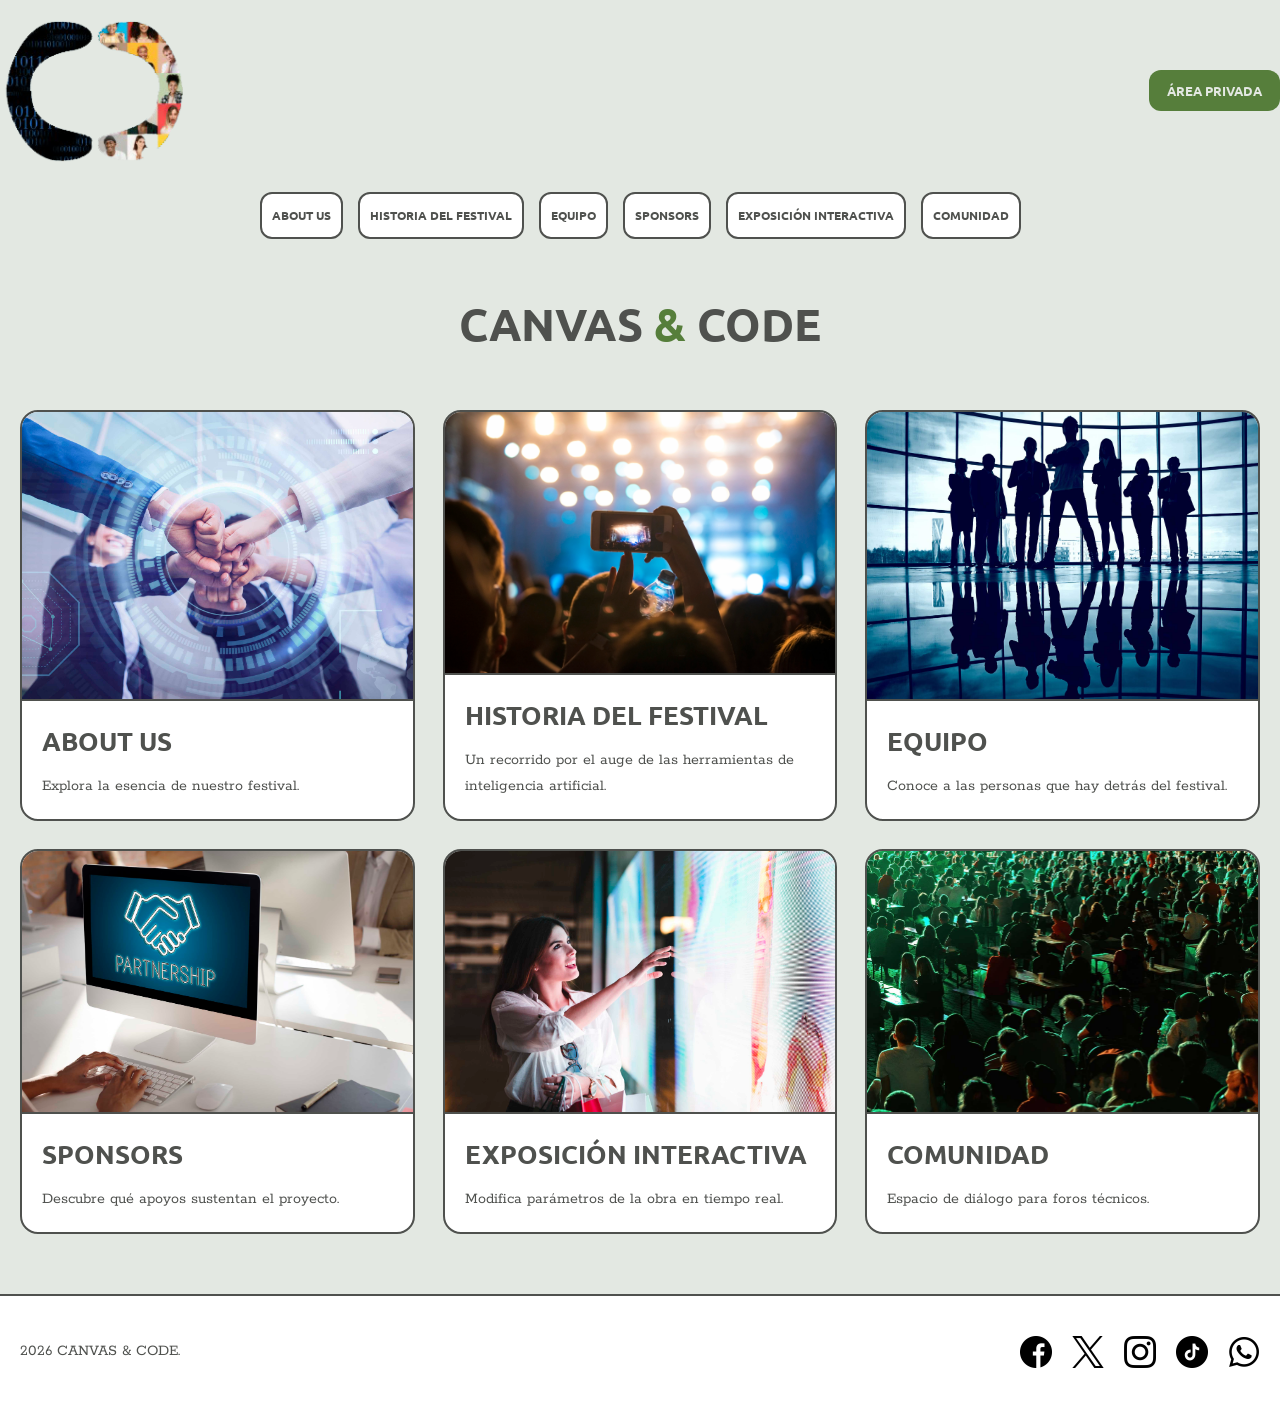
<file: index.html>
<!DOCTYPE html>
<html lang="es">
<!-- configuración y recursos -->
<head>
    <meta charset="UTF-8">
    <meta name="viewport" content="width=device-width, initial-scale=1.0">
    <title>Canva & Code - Inicio Alta Fidelidad</title>
    <link href="https://fonts.googleapis.com/css2?family=Rokkitt:wght@300;400;700&family=Ubuntu:wght@400;700&display=swap" rel="stylesheet">
    <link rel="stylesheet" href="CSS/style.css"> 
</head>
<body>
    <!-- ENCABEZADO -->
    <header class="header">
        <div class="top-bar">
            <img src="images/logotipo.png" alt="Logo Canva & Code" class="logo-circular">
            <button class="btn-private">ÁREA PRIVADA</button>
        </div>
        
    <!-- BOTONES DE NAVEGACIÓN -->
       <nav class="button-nav">
            <a href="about.html" class="nav-btn">ABOUT US</a>
            <a href="#" class="nav-btn">HISTORIA DEL FESTIVAL</a>
            <a href="#" class="nav-btn">EQUIPO</a>
            <a href="#" class="nav-btn">SPONSORS</a>
            <a href="expo.html" class="nav-btn">EXPOSICIÓN INTERACTIVA</a>
            <a href="comunidad.html" class="nav-btn">COMUNIDAD</a>
        </nav>
    </header>

    <main class="container">
        <header class="hero-section">
            <h1 class="main-title">CANVAS <span>&</span> CODE</h1>
        </header>

        <div class="dynamic-grid">
            
            <!-- Sección: About Us -->
            <section class="card">
                <a href="about.html" class="img-link">
                    <img src="images/puños.jpg" alt="About Us" class="card-image">
                </a>
                <div class="card-info">
                    <a href="about.html" class="title-link">
                        <h2 class="card-title">ABOUT US</h2>
                    </a>
                    <p class="body-text">Explora la esencia de nuestro festival.</p>
                </div>
            </section>

            <!-- Sección: Historia del Festival -->
            <section class="card">
                <img src="images/publico.jpg" alt="Historia" class="card-image">
                <div class="card-info">
                    <h2 class="card-title">HISTORIA DEL FESTIVAL</h2>
                    <p class="body-text">Un recorrido por el auge de las herramientas de inteligencia artificial.</p>
                </div>
            </section>

            <!-- Sección: Equipo -->
            <section class="card">
                <img src="images/equipo.jpg" alt="Equipo" class="card-image">
                <div class="card-info">
                    <h2 class="card-title">EQUIPO</h2>
                    <p class="body-text">Conoce a las personas que hay detrás del festival.</p>
                </div>
            </section>

            <!-- Sección: Sponsors -->
            <section class="card">
                <img src="images/partnership.jpg" alt="Sponsors" class="card-image">
                <div class="card-info">
                    <h2 class="card-title">SPONSORS</h2>
                    <p class="body-text">Descubre qué apoyos sustentan el proyecto.</p>
                </div>
            </section>

            <!-- Sección: Exposición Interactiva -->
            <section class="card">
                
                <a href="expo.html" class="img-link">
                    <img src="images/compras.jpg" alt="Entradas" class="card-image">
                </a>
                <div class="card-info">
                    <h2 class="card-title">EXPOSICIÓN INTERACTIVA</h2>
                    <p class="body-text">Modifica parámetros de la obra en tiempo real.</p>
                </div>
            </section>

            <!-- Sección: Comunidad -->
            <section class="card">
                <a href="comunidad.html" class="img-link">
                    <img src="images/gente.jpg" alt="Comunidad" class="card-image">
                </a>
                 <div class="card-info">
                    <h2 class="card-title">COMUNIDAD</h2>
                    <p class="body-text">Espacio de diálogo para foros técnicos.</p>
                </div>
            </section>

        </div>
    </main>
        
    <!-- PIE DE PÁGINA -->
    <footer class="footer">
        <div class="container">
            <div class="footer-content">
                <p class="body-text">2026 CANVAS & CODE.</p>
                
    <!-- Redes Sociales -->
                <div class="social-links">
                    <a href="https://facebook.com" target="_blank" class="social-btn">
                        <img src="images/facebook.png" alt="Facebook">
                    </a>
                    <a href="https://X.com" target="_blank" class="social-btn">
                        <img src="images/xlogo.png" alt="X">
                    </a>
                    <a href="https://instagram.com" target="_blank" class="social-btn">
                        <img src="images/instagram.png" alt="Instagram">
                    </a>
                    <a href="https://tiktok.com" target="_blank" class="social-btn">
                        <img src="images/tik-tok.png" alt="TikTok">
                    </a>
                    <a href="https://whatsapp.com" target="_blank" class="social-btn">
                        <img src="images/whatsapp.png" alt="WhatsApp">
                    </a>
                </div>
            </div>
        </div>
    </footer>
</body>
</html>
</file>
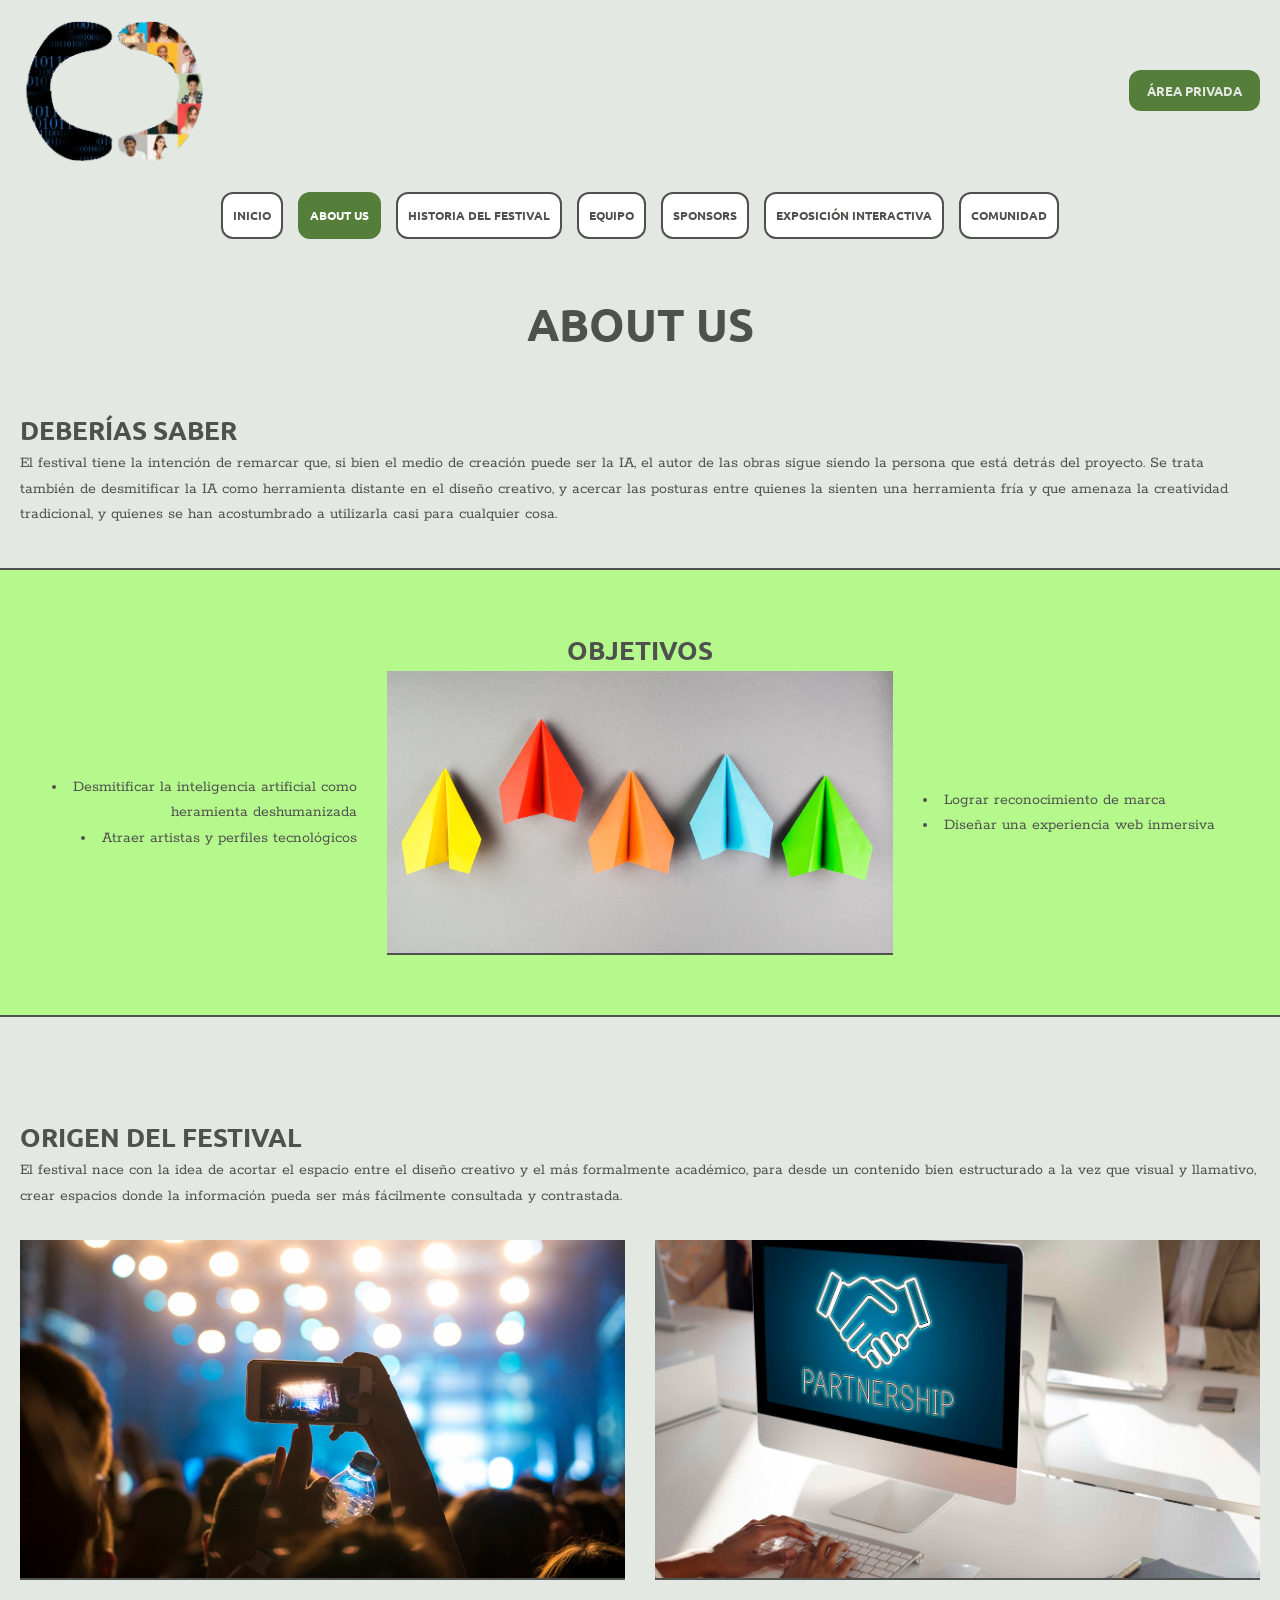
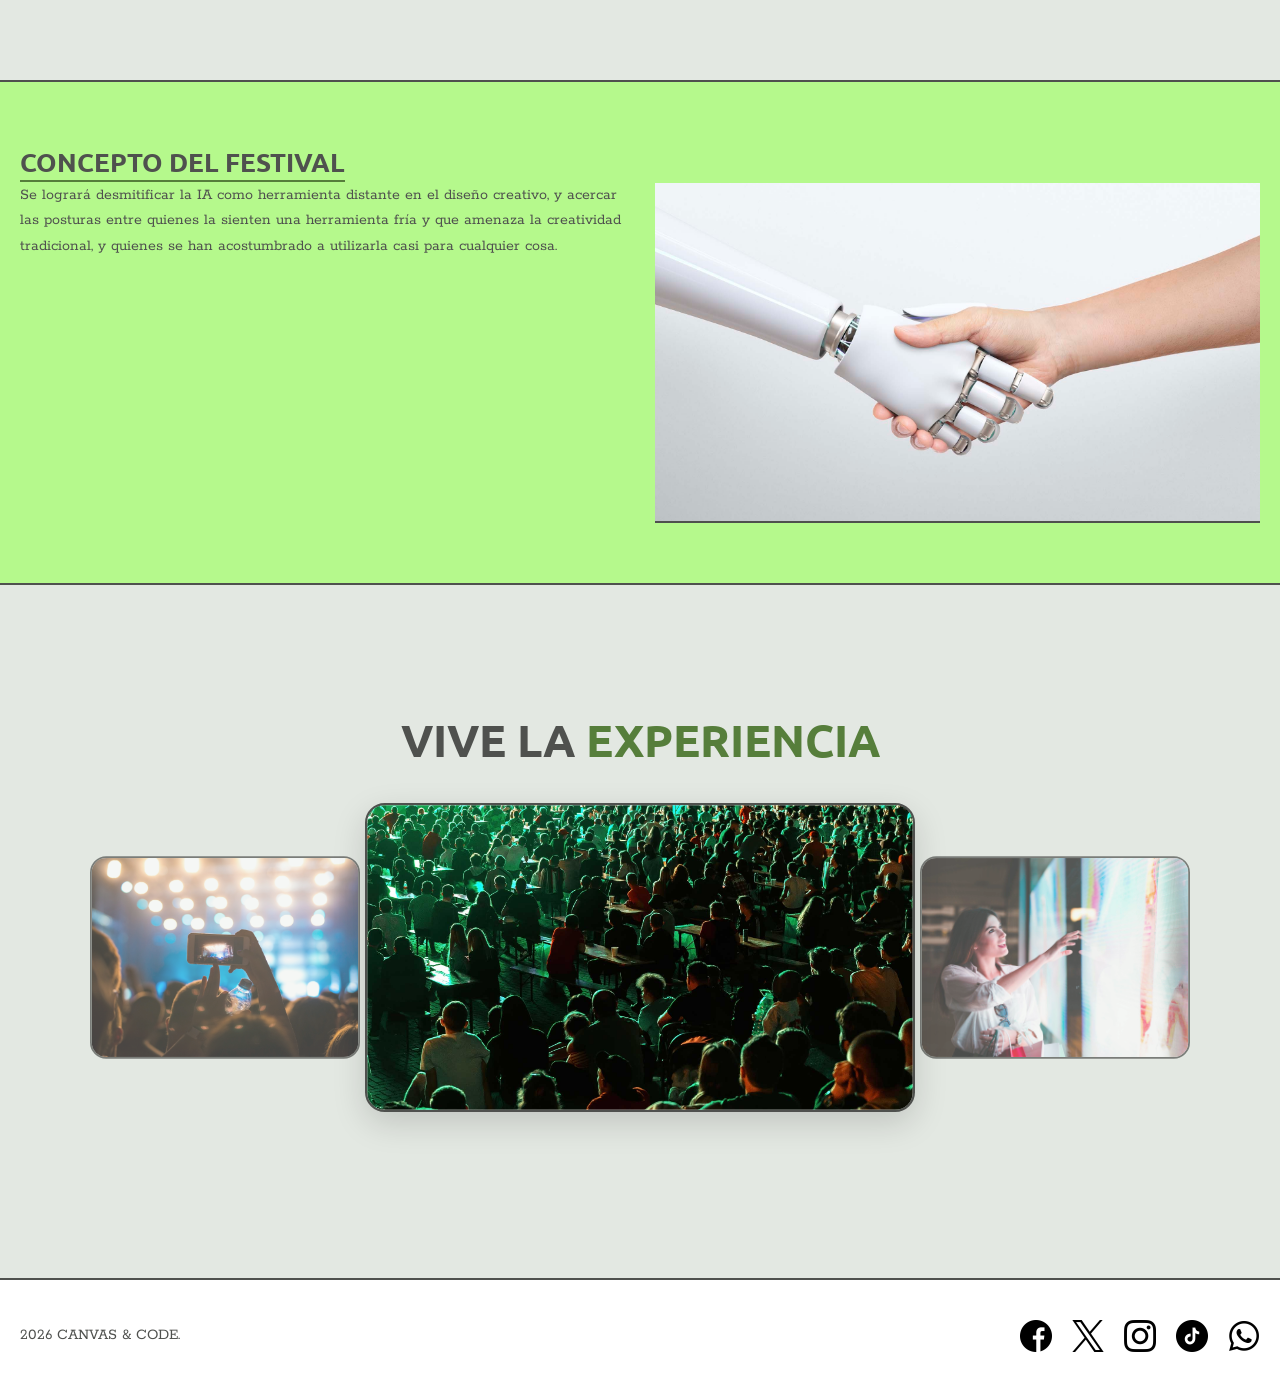
<file: about.html>
<!DOCTYPE html>
<html lang="es">
 <!-- configuración y recursos -->
<head>
    <meta charset="UTF-8">
    <meta name="viewport" content="width=device-width, initial-scale=1.0">
    <title>About Us - Canva & Code</title>
    <link href="https://fonts.googleapis.com/css2?family=Rokkitt:wght@300;400;700&family=Ubuntu:wght@400;700&display=swap" rel="stylesheet">
    <link rel="stylesheet" href="CSS/style.css">
</head>
<body>
<!-- ENCABEZADO -->
<header class="header">
        <div class="container">
            <div class="top-bar">
                <img src="images/logotipo.png" alt="Logo Canva & Code" class="logo-circular">
                <button class="btn-private">ÁREA PRIVADA</button>
            </div>
            
            <nav class="button-nav">
                <a href="index.html" class="nav-btn">INICIO</a>
                <a href="about.html" class="nav-btn active">ABOUT US</a>
                <a href="#" class="nav-btn">HISTORIA DEL FESTIVAL</a>
                <a href="#" class="nav-btn">EQUIPO</a>
                <a href="#" class="nav-btn">SPONSORS</a>
                <a href="expo.html" class="nav-btn">EXPOSICIÓN INTERACTIVA</a>
                <a href="comunidad.html" class="nav-btn">COMUNIDAD</a>
            </nav>
        </div>
    </header>

    <main class="container">
    <!-- Título Principal -->
    <header class="hero-section">
        <h1 class="main-title">ABOUT US</h1>
    </header>

    <!-- Sección 1: Deberías saber -->
    <section class="content-block">
        <h2 class="card-title">DEBERÍAS SABER</h2>
        <p class="body-text">
El festival tiene la intención de remarcar que, si bien el medio de creación
puede ser la IA, el autor de las obras sigue siendo la persona que está detrás del
proyecto.
Se trata también de desmitificar la IA como herramienta distante en el diseño
creativo, y acercar las posturas entre quienes la sienten una herramienta fría y
que amenaza la creatividad tradicional, y quienes se han acostumbrado a utilizarla
casi para cualquier cosa.        </p>
    </section>

    <!-- Sección 2: Objetivos -->
    <section class="section-highlight">
        <div class="container-inner">
            <h2 class="card-title" style="text-align: center;">OBJETIVOS</h2>
            <div class="objectives-3col">
                <ul class="body-text side-column">
                    <li>Desmitificar la inteligencia artificial como heramienta deshumanizada</li>
                    <li>Atraer artistas y perfiles tecnológicos</li>
                </ul>
                <div class="img-container objective-frame central-image">
                    <img src="images/objetivos.jpg" alt="Objetivos" class="card-image">
                </div>
                <ul class="body-text side-column">
                    <li>Lograr reconocimiento de marca</li>
                    <li>Diseñar una experiencia web inmersiva</li>
                </ul>
            </div>
        </div>
    </section>

    <!-- Sección 3: Origen del Festival -->
    <section class="origen-festival" style="padding: 60px 0;">
        <h2 class="card-title">ORIGEN DEL FESTIVAL</h2>
        <p class="body-text" style="margin-bottom: 30px;">
El festival nace con la idea de acortar el espacio entre el diseño creativo y el más
formalmente académico, para desde un contenido bien estructurado a la vez que
visual y llamativo, crear espacios donde la información pueda ser más fácilmente
consultada y contrastada.</p>
        <div class="images-grid-2col">
            <div class="img-container frame-style">
                <img src="images/publico.jpg" alt="Origen" class="card-image">
            </div>
            <div class="img-container frame-style">
                <img src="images/partnership.jpg" alt="Alianzas" class="card-image">
            </div>
        </div>
    </section>

    <!-- Sección 4: Concepto -->
      <section class="section-highlight">
        <h2 class="card-title underlined-title">CONCEPTO DEL FESTIVAL</h2>
        <div class="two-columns-layout">
            <p class="body-text">
Se logrará desmitificar la IA como herramienta distante en el diseño
creativo, y acercar las posturas entre quienes la sienten una herramienta fría y
que amenaza la creatividad tradicional, y quienes se han acostumbrado a utilizarla casi para cualquier cosa.</p>
            <div class="img-container concept-frame">
                <img src="images/robot.jpg" alt="Concepto Robot" class="card-image">
            </div>
        </div>
    </section>
  <!-- Sección 5: Vive la experiencia -->
<section class="experience-section">
    <div class="container">
        <h2 class="main-title">VIVE LA <span>EXPERIENCIA</span></h2>
        
        <div class="experience-display">
            <div class="experience-item side">
                <img src="images/publico.jpg" alt="Ambiente del festival" class="experience-img">
            </div>

            <div class="experience-item center">
                <img src="images/gente.jpg" alt="Comunidad Canva & Code" class="experience-img">
            </div>

            <div class="experience-item side">
                <img src="images/compras.jpg" alt="Interacción con el arte" class="experience-img">
            </div>
        </div>
    </div>
</section>
</main>

<!-- PIE DE PÁGINA -->
<footer class="footer">
    <div class="container">
        <div class="footer-content">
            <p class="body-text">2026 CANVAS & CODE.</p>
            
            <!-- Redes Sociales-->
            <div class="social-links">
                <a href="https://facebook.com" target="_blank" class="social-btn">
                    <img src="images/facebook.png" alt="Facebook">
                </a>
                <a href="https://X.com" target="_blank" class="social-btn">
                    <img src="images/xlogo.png" alt="X">
                </a>
                <a href="https://instagram.com" target="_blank" class="social-btn">
                    <img src="images/instagram.png" alt="Instagram">
                </a>
                <a href="https://tiktok.com" target="_blank" class="social-btn">
                    <img src="images/tik-tok.png" alt="TikTok">
                </a>
                <a href="https://whatsapp.com" target="_blank" class="social-btn">
                    <img src="images/whatsapp.png" alt="WhatsApp">
                </a>
            </div>
        </div>
    </div>
</footer>
</body>
</html>
</file>
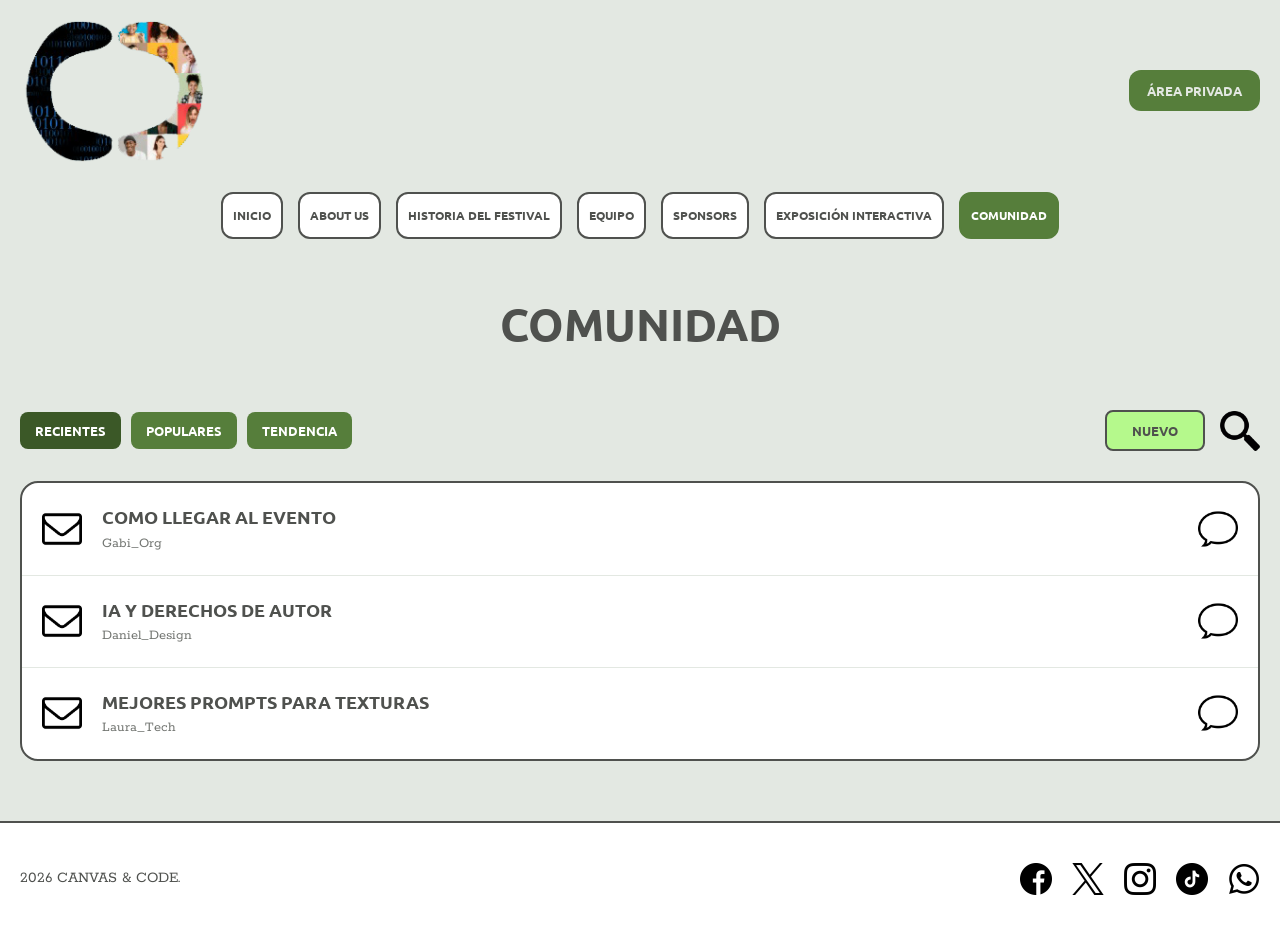
<file: comunidad.html>
<!DOCTYPE html>
<html lang="es">

<!-- configuración y recursos -->
<head>
    <meta charset="UTF-8">
    <meta name="viewport" content="width=device-width, initial-scale=1.0">
    <title>About Us - Canva & Code</title>
    <link href="https://fonts.googleapis.com/css2?family=Rokkitt:wght@300;400;700&family=Ubuntu:wght@400;700&display=swap" rel="stylesheet">
    <link rel="stylesheet" href="CSS/style.css">
</head>
<body>
<!-- ENCABEZADO -->
    <header class="header">
        <div class="container">
            <div class="top-bar">
                <img src="images/logotipo.png" alt="Logo Canva & Code" class="logo-circular">
                <button class="btn-private">ÁREA PRIVADA</button>
            </div>
            <nav class="button-nav">
                <a href="index.html" class="nav-btn">INICIO</a>
                <a href="about.html" class="nav-btn">ABOUT US</a>
                <a href="#" class="nav-btn">HISTORIA DEL FESTIVAL</a>
                <a href="#" class="nav-btn">EQUIPO</a>
                <a href="#" class="nav-btn">SPONSORS</a>
                <a href="expo.html" class="nav-btn">EXPOSICIÓN INTERACTIVA</a>
                <a href="comunidad.html" class="nav-btn active">COMUNIDAD</a>
            </nav>
        </div>
    </header>

    <main class="container">
        <!-- Título de la página -->
        <header class="hero-section">
            <h1 class="main-title">COMUNIDAD</h1>
        </header>

        <!-- Filtros y Controles del Foro -->
        <div class="forum-controls">
            <div class="filter-group">
                <button class="filter-btn active">RECIENTES</button>
                <button class="filter-btn">POPULARES</button>
                <button class="filter-btn">TENDENCIA</button>
            </div>
            <div class="action-group">
                <button class="new-post-btn">NUEVO</button>
                <button class="icon-btn" title="Buscar">
                    <img src="images/lupa.png" alt="Buscar" class="action-icon">
                </button>
            </div>
        </div>

        <!-- Lista de Foros-->
        <div class="forum-list">
            <!-- Hilo de Foro 1-->
            <article class="forum-row">
                <div class="forum-icon">
                    <img src="images/sobre.png" alt="Mensaje" class="action-icon">
                </div>
                <div class="forum-content">
                    <h2 class="forum-title">COMO LLEGAR AL EVENTO</h2>
                    <p class="forum-author">Gabi_Org</p>
                </div>
                <div class="forum-stats">
                    <span class="comment-count">
                        <img src="images/burbuja.png" alt="Comentarios" class="action-icon">
                    </span>
                </div>
            </article>

            <!-- Hilo de Foro 2-->
            <article class="forum-row">
                <div class="forum-icon">
                    <img src="images/sobre.png" alt="Mensaje" class="action-icon">
                </div>
                <div class="forum-content">
                    <h3 class="forum-title">IA Y DERECHOS DE AUTOR</h3>
                    <p class="forum-author">Daniel_Design</p>
                </div>
                <div class="forum-stats">
                    <span class="comment-count">
                        <img src="images/burbuja.png" alt="Comentarios" class="action-icon"> 
                    </span>
                </div>
            </article>

            <!-- Hilo de Foro 3-->
            <article class="forum-row">
                <div class="forum-icon">
                    <img src="images/sobre.png" alt="Mensaje" class="action-icon">
                </div>
                <div class="forum-content">
                    <h3 class="forum-title">MEJORES PROMPTS PARA TEXTURAS</h3>
                    <p class="forum-author">Laura_Tech</p>
                </div>
                <div class="forum-stats">
                    <span class="comment-count">
                        <img src="images/burbuja.png" alt="Comentarios" class="action-icon"> 
                    </span>
                </div>
            </article>
            
        </div>
    </main>

    <!-- PIE DE PÁGINA -->
    <footer class="footer">
        <div class="container">
            <div class="footer-content">
                <p class="body-text">2026 CANVAS & CODE.</p>
                
                <!-- Redes Sociales-->
                <div class="social-links">
                    <a href="https://facebook.com" target="_blank" class="social-btn">
                        <img src="images/facebook.png" alt="Facebook">
                    </a>
                    <a href="https://X.com" target="_blank" class="social-btn">
                        <img src="images/xlogo.png" alt="X">
                    </a>
                    <a href="https://instagram.com" target="_blank" class="social-btn">
                        <img src="images/instagram.png" alt="Instagram">
                    </a>
                    <a href="https://tiktok.com" target="_blank" class="social-btn">
                        <img src="images/tik-tok.png" alt="TikTok">
                    </a>
                    <a href="https://whatsapp.com" target="_blank" class="social-btn">
                        <img src="images/whatsapp.png" alt="WhatsApp">
                    </a>
                </div>
            </div>
        </div>
    </footer>
</body>
</html>
</file>
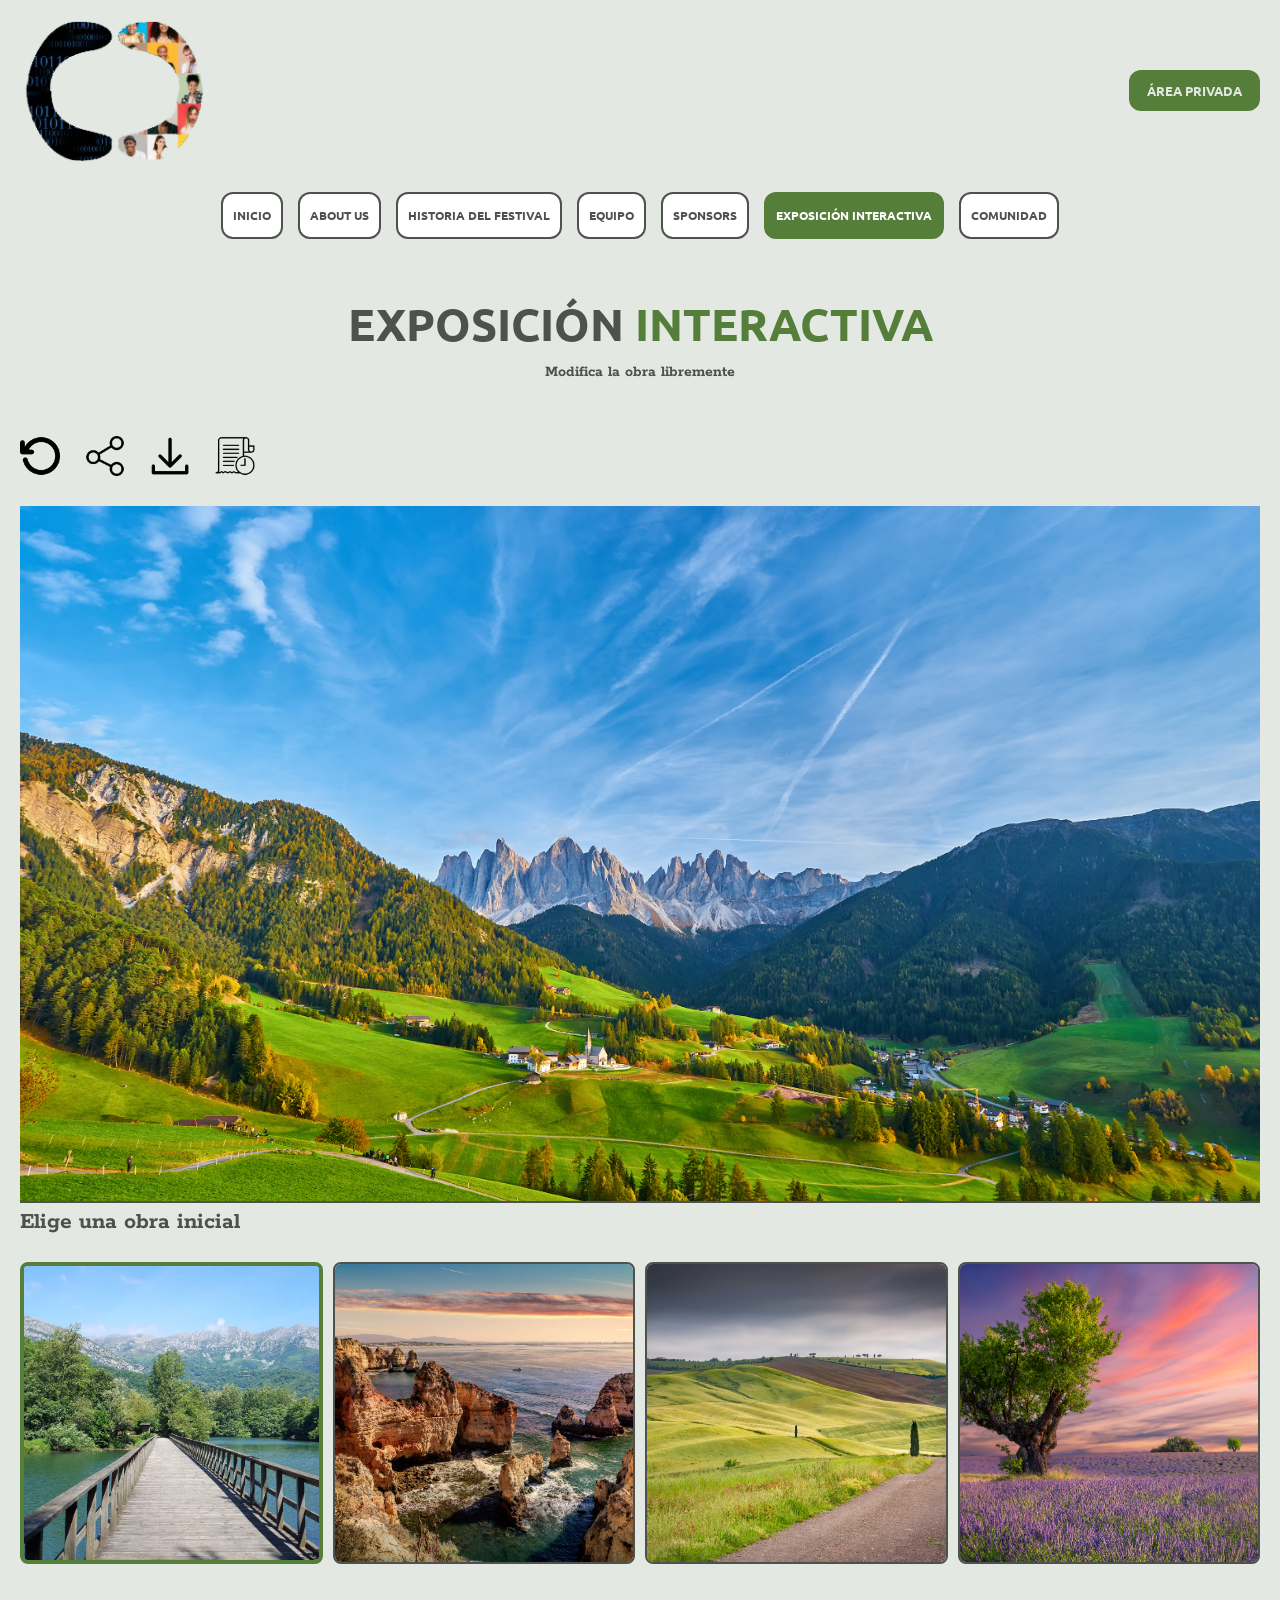
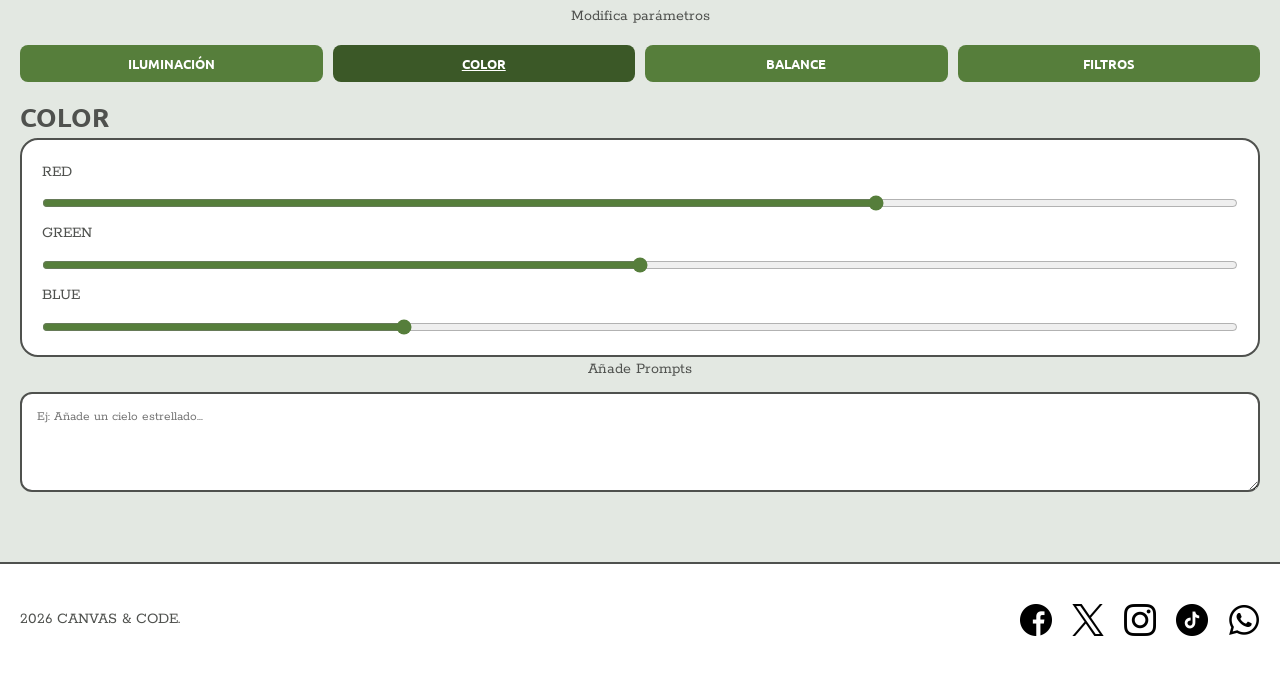
<file: expo.html>
<!DOCTYPE html>
<html lang="es">

<!-- configuración y recursos -->
<head>
    <meta charset="UTF-8">
    <meta name="viewport" content="width=device-width, initial-scale=1.0">
    <title>About Us - Canva & Code</title>
    <link href="https://fonts.googleapis.com/css2?family=Rokkitt:wght@300;400;700&family=Ubuntu:wght@400;700&display=swap" rel="stylesheet">
    <link rel="stylesheet" href="CSS/style.css">
</head>
<body>
<!-- ENCABEZADO -->
    <header class="header">
        <div class="container">
            <div class="top-bar">
                <img src="images/logotipo.png" alt="Logo Canva & Code" class="logo-circular">
                <button class="btn-private">ÁREA PRIVADA</button>
            </div>
            <nav class="button-nav">
                <a href="index.html" class="nav-btn">INICIO</a>
                <a href="about.html" class="nav-btn">ABOUT US</a>
                <a href="#" class="nav-btn">HISTORIA DEL FESTIVAL</a>
                <a href="#" class="nav-btn">EQUIPO</a>
                <a href="#" class="nav-btn">SPONSORS</a>
                <a href="expo.html" class="nav-btn active">EXPOSICIÓN INTERACTIVA</a>
                <a href="comunidad.html" class="nav-btn">COMUNIDAD</a>
            </nav>
        </div>
    </header>

    <main class="container">
        <section class="hero-section">
            <h1 class="main-title">EXPOSICIÓN <span>INTERACTIVA</span></h1>
            <p class="body-text"><strong>Modifica la obra libremente</strong></p>
        </section>
    
        <nav class="expo-actions" aria-label="Herramientas de edición">
            <button class="icon-btn" aria-label="Reiniciar cambios">
                <img src="images/rotacion.png" alt="" aria-hidden="true" class="action-icon">
            </button>
            <button class="icon-btn" aria-label="Compartir obra">
                <img src="images/compartir.png" alt="" aria-hidden="true" class="action-icon">
            </button>
            <button class="icon-btn" aria-label="Descargar imagen">
                <img src="images/descargas.png" alt="" aria-hidden="true" class="action-icon">
            </button>
            <button class="icon-btn" aria-label="Ver historial de cambios">
                <img src="images/historial.png" alt="" aria-hidden="true" class="action-icon">
            </button>
        </nav>
    
        <div class="main-canvas">
            <figure class="img-container canvas-frame">
                <img id="main-image" src="images/paisaje1.jpg" alt="Paisaje de montaña" class="card-image">
            </figure>
        </div>
    
        <section class="selector-section" aria-labelledby="selector-title">
            <h2 id="selector-title" class="category">Elige una obra inicial</h2>
            <div class="thumbs-grid" role="listbox" aria-label="Selecciona una miniatura para cambiar la obra principal">
                <button class="thumb-item active" role="option" aria-selected="true" onclick="changeMainImage(this)">
                    <img src="images/paisaje2.jpg" alt="Puente sobre el lago">
                </button>
                <button class="thumb-item" role="option" aria-selected="false" onclick="changeMainImage(this)">
                    <img src="images/paisaje3.jpg" alt="Paisaje costero">
                </button>
                <button class="thumb-item" role="option" aria-selected="false" onclick="changeMainImage(this)">
                    <img src="images/paisaje4.jpg" alt="Campo con hierba verde">
                </button>
                <button class="thumb-item" role="option" aria-selected="false" onclick="changeMainImage(this)">
                    <img src="images/paisaje5.jpg" alt="Árbol en un campo de flores moradas">
                </button>
            </div>
        </section>

       <!-- Script para elegir la fotografía a modificar -->
        <script>
            function changeMainImage(element) {
                // 1. Localizamos la imagen principal y la imagen dentro de la miniatura clickeada
                const mainImg = document.getElementById('main-image');
                const thumbImg = element.querySelector('img');
                
                // 2. Almacenamos temporalmente los datos de la imagen principal actual
                const tempSrc = mainImg.src;
                const tempAlt = mainImg.alt;
                
                // 3. Realizamos el intercambio (Swap)
                // La principal ahora es la que estaba en la miniatura
                mainImg.src = thumbImg.src;
                mainImg.alt = thumbImg.alt;
                
                // La miniatura ahora muestra la que antes era la principal
                thumbImg.src = tempSrc;
                thumbImg.alt = tempAlt;
                
                // 4. Gestión visual de la selección (Feedback)
                // Quitamos el borde verde de todas las miniaturas
                document.querySelectorAll('.thumb-item').forEach(item => {
                    item.classList.remove('active');
                });
                
                // Añadimos el borde verde a la nueva imagen principal (que ahora está en la miniatura)
                element.classList.add('active');
            }
        </script>
<!-- Panel de Control de Parámetros -->
<section class="controls-section">
    <p class="category" style="text-align: center;">Modifica parámetros</p>
    
    <!-- Botones de Selección -->
    <div class="parameter-tabs">
        <button class="tab-btn" onclick="showPanel('iluminacion', this)">ILUMINACIÓN</button>
        <button class="tab-btn active" onclick="showPanel('color', this)">COLOR</button>
        <button class="tab-btn" onclick="showPanel('balance', this)">BALANCE</button>
        <button class="tab-btn" onclick="showPanel('filtros', this)">FILTROS</button>
    </div>

    <div id="panels-container">
        <!-- Panel: Iluminación -->
        <div id="panel-iluminacion" class="adjustment-panel" style="display: none;">
            <h2 class="card-title">ILUMINACIÓN</h2>
            <div class="slider-group">
                <label class="body-text">EXPOSICIÓN</label>
                <input type="range" class="range-slider" min="0" max="100" value="50">
                <label class="body-text">CONTRASTE</label>
                <input type="range" class="range-slider" min="0" max="100" value="40">
                <label class="body-text">BRILLO</label>
                <input type="range" class="range-slider" min="0" max="100" value="60">
            </div>
        </div>

        <!-- Panel: Color (Activo por defecto) -->
        <div id="panel-color" class="adjustment-panel">
            <h2 class="card-title">COLOR</h2>
            <div class="slider-group">
                <label class="body-text">RED</label>
                <input type="range" class="range-slider" min="0" max="100" value="70">
                <label class="body-text">GREEN</label>
                <input type="range" class="range-slider" min="0" max="100" value="50">
                <label class="body-text">BLUE</label>
                <input type="range" class="range-slider" min="0" max="100" value="30">
            </div>
        </div>

        <!-- Panel: Balance -->
        <div id="panel-balance" class="adjustment-panel" style="display: none;">
            <h2 class="card-title">BALANCE</h2>
            <div class="slider-group">
                <label class="body-text">TEMPERATURA</label>
                <input type="range" class="range-slider" min="0" max="100" value="50">
                <label class="body-text">MATIZ</label>
                <input type="range" class="range-slider" min="0" max="100" value="50">
            </div>
        </div>

        <!-- Panel: Filtros -->
        <div id="panel-filtros" class="adjustment-panel" style="display: none;">
            <h2 class="card-title">FILTROS</h2>
            <div class="filters-grid">
                <label class="filter-option"><input type="checkbox"> ESCALA DE GRISES</label>
                <label class="filter-option"><input type="checkbox"> SEPIA</label>
                <label class="filter-option"><input type="checkbox"> INVERTIR</label>
                <label class="filter-option"><input type="checkbox"> RUIDO</label>
            </div>
        </div>
    </div>
</section>

<!-- Script para elegir las modificaciones -->
<script>
    function showPanel(panelId, btn) {
        // Ocultar todos los paneles
        document.querySelectorAll('.adjustment-panel').forEach(p => p.style.display = 'none');
        // Mostrar el panel seleccionado
        document.getElementById('panel-' + panelId).style.display = 'block';
        
        // Quitar clase activa de todos los botones
        document.querySelectorAll('.tab-btn').forEach(b => b.classList.remove('active'));
        // Añadir clase activa al botón pulsado
        btn.classList.add('active');
    }
</script>
    
        <section class="prompt-section">
            <label for="ai-prompts" class="category" style="display: block; text-align: center;">Añade Prompts</label>
            <textarea id="ai-prompts" class="prompt-input" placeholder="Ej: Añade un cielo estrellado..."></textarea>
        </section>
      
    </main>
    <footer class="footer">
        <div class="container">
            <div class="footer-content">
                <p class="body-text">2026 CANVAS & CODE.</p>
                
                <!-- Redes Sociales-->
                <div class="social-links">
                    <a href="https://facebook.com" target="_blank" class="social-btn">
                        <img src="images/facebook.png" alt="Facebook">
                    </a>
                    <a href="https://X.com" target="_blank" class="social-btn">
                        <img src="images/xlogo.png" alt="X">
                    </a>
                    <a href="https://instagram.com" target="_blank" class="social-btn">
                        <img src="images/instagram.png" alt="Instagram">
                    </a>
                    <a href="https://tiktok.com" target="_blank" class="social-btn">
                        <img src="images/tik-tok.png" alt="TikTok">
                    </a>
                    <a href="https://whatsapp.com" target="_blank" class="social-btn">
                        <img src="images/whatsapp.png" alt="WhatsApp">
                    </a>
                </div>
            </div>
        </div>
    </footer>
</body>
</html>
</file>
<file: CSS/style.css>
/* VARIABLES Y GUÍA DE ESTILO */
:root {
    --primary: #567e3b;
    --hover: #3b5827;
    --secondary01: #e3e8e2; 
    --secondary04: #717470;
    --secondary05: #4f514e;
    --support01: #b5f98c; 
    --font-titles: 'Ubuntu', sans-serif;
    --font-body: 'Rokkitt', serif;
    --bg-color: #e3e8e2;
}

* {
    margin: 0;
    padding: 0;
    box-sizing: border-box;
}

body {
    background-color: var(--bg-color);
    font-family: var(--font-body);
    line-height: 1.6;
    color: var(--secondary05);
    overflow-x: hidden;
}

.container {
    width: 100%;
    max-width: 1400px;
    margin: auto;
    padding: 0 20px;
}

/* CABECERA Y NAVEGACIÓN */
.header { padding-top: 20px; }

.top-bar {
    display: flex;
    justify-content: space-between;
    align-items: center;
    margin-bottom: 30px;
}

.logo-circular {
    width: 100%;
    max-width: 200px; 
    height: auto;
    border-radius: 0; 
    object-fit: contain;
    display: block;
    border: none;
}

.btn-private {
    background: var(--primary);
    color: var(--secondary01);
    padding: 12px 18px;
    border-radius: 12px;
    font-family: var(--font-titles);
    font-weight: 700;
    cursor: pointer;
    border: none;
    transition: 0.3s;
}

.button-nav {
    display: grid;
    grid-template-columns: repeat(2, 1fr);
    gap: 12px;
    margin-bottom: 50px;
}

.nav-btn {
    background: white;
    border: 2px solid var(--secondary05);
    border-radius: 12px;
    padding: 12px 10px;
    text-align: center;
    text-decoration: none;
    color: var(--secondary05);
    font-family: var(--font-titles);
    font-weight: 700;
    font-size: 0.75rem;
}

.nav-btn.active, .nav-btn:hover {
    background: var(--primary);
    color: white;
    border-color: var(--primary);
}

/* HERO SECTION */
.hero-section {
    text-align: center;
    margin-bottom: 50px;
}

.main-title {
    font-family: var(--font-titles);
    font-size: 2.8rem;
    font-weight: 700;
    color: var(--secondary05);
}

.main-title span { color: var(--primary); }

/* SECCIONES ESPECÍFICAS DE "INDEX" */
.dynamic-grid {
    display: grid;
    grid-template-columns: 1fr;
    gap: 28px;
    margin-bottom: 60px;
}

.card {
    background-color: white;
    border: 2px solid var(--secondary05);
    border-radius: 18px;
    overflow: hidden;
    display: flex;
    flex-direction: column;
}

.img-container {
    width: 100%;
    aspect-ratio: 16 / 9;
    overflow: hidden;
    display: flex; 
    background: var(--secondary01);
}

.img-link {
    display: block;
    width: 100%;
    height: 100%;
    line-height: 0; 
}

.card-image {
    width: 100%;
    height: 100%;
    object-fit: cover; 
    display: block;
    border-bottom: 2px solid var(--secondary05);
}

.card-info {
    padding: 20px;
    display: flex;
    flex-direction: column;
    gap: 12px;
}

.card-title {
    font-family: var(--font-titles);
    font-size: 1.6rem;
    font-weight: 700;
    color: var(--secondary05);
}

.title-link {
    text-decoration: none;
    color: inherit;
}

/* SECCIONES ESPECÍFICAS DE "ABOUT" */
.underlined-title {
    text-decoration: underline;
    text-decoration-color: var(--primary);
    text-underline-offset: 8px;
}

.section-highlight {
    background-color: var(--support01);
    margin: 40px -20px;
    padding: 60px 20px;
    border-top: 2px solid var(--secondary05);
    border-bottom: 2px solid var(--secondary05);
}

.objectives-3col, .two-columns-layout, .images-grid-2col {
    display: flex;
    flex-direction: column;
    gap: 30px;
}

@media (min-width: 768px) {
    .button-nav { grid-template-columns: repeat(3, 1fr); }
    .dynamic-grid { grid-template-columns: repeat(2, 1fr); }
    .two-columns-layout, .images-grid-2col {
        display: grid;
        grid-template-columns: 1fr 1fr;
    }
}

@media (min-width: 1200px) {
    .button-nav { display: flex; justify-content: center; gap: 15px; }
    .dynamic-grid { 
        grid-template-columns: repeat(3, 1fr); 
        align-items: stretch; 
    }
    
    .objectives-3col {
        display: grid;
        grid-template-columns: 1fr 1.5fr 1fr;
        align-items: center;
    }
    
    .objectives-3col ul:first-child { text-align: right; list-style-position: inside; }
    .objectives-3col ul:last-child { text-align: left; list-style-position: inside; }
}
.experience-section {
    padding: 80px 0;
    text-align: center;
}

.experience-display {
    display: flex;
    justify-content: center;
    align-items: center;
    gap: 15px; 
    padding: 40px 0;
}

.experience-item {
    border: 2px solid var(--secondary05);
    border-radius: 18px;
    overflow: hidden;
    transition: transform 0.3s ease;
    background: var(--secondary01);
}

.experience-item.side {
    flex: 1;
    max-width: 300px;
    aspect-ratio: 4 / 3;
    opacity: 0.7;
    transform: scale(0.9); 
}

.experience-item.center {
    flex: 1.5;
    max-width: 500px;
    aspect-ratio: 16 / 9;
    z-index: 2;
    transform: scale(1.1); 
    box-shadow: 0 10px 30px rgba(0,0,0,0.15);
}

.experience-img {
    width: 100%;
    height: 100%;
    object-fit: cover;
    display: block;
}

@media (max-width: 768px) {
    .experience-display {
        flex-direction: column;
        gap: 30px;
    }
    .experience-item.side, .experience-item.center {
        max-width: 100%;
        transform: scale(1);
        opacity: 1;
    }
}
/* SECCIONES ESPECÍFICAS DE "EXPO" */

.expo-actions {
    display: flex;
    justify-content: flex-start;
    gap: 25px; 
    margin-bottom: 30px;
}

.icon-btn {
    background: none;
    border: none;
    cursor: pointer;
    transition: transform 0.2s ease-in-out;
    padding: 0;
}

.action-icon {
    width: 40px; 
    height: auto;
    display: block;
}

.icon-btn:hover {
    transform: scale(1.2);
}

.thumbs-grid {
    display: grid;
    grid-template-columns: repeat(4, 1fr);
    gap: 10px;
    margin: 20px 0 40px;
}

.thumb-item {
    aspect-ratio: 1;
    border: 2px solid var(--secondary05);
    border-radius: 8px;
    overflow: hidden;
    cursor: pointer;
}

.thumb-item.active { border-color: var(--primary); border-width: 4px; }
.thumb-item img { width: 100%; height: 100%; object-fit: cover; }

.parameter-tabs {
    display: grid;
    grid-template-columns: repeat(2, 1fr);
    gap: 10px;
    margin: 15px 0;
}

.tab-btn {
    background: var(--primary);
    color: white;
    border: none;
    padding: 10px;
    font-family: var(--font-titles);
    font-weight: 700;
    font-size: 0.8rem;
    border-radius: 8px;
    cursor: pointer;
}

.tab-btn.active { background: var(--hover); text-decoration: underline; }

.slider-group {
    display: flex;
    flex-direction: column;
    gap: 10px;
    padding: 20px;
    background: white;
    border: 2px solid var(--secondary05);
    border-radius: 18px;
}

.range-slider {
    accent-color: var(--primary); 
    width: 100%;
}

.prompt-input {
    width: 100%;
    height: 100px;
    padding: 15px;
    border: 2px solid var(--secondary05);
    border-radius: 12px;
    font-family: var(--font-body);
    margin-top: 10px;
}

@media (min-width: 768px) {
    .parameter-tabs {
        grid-template-columns: repeat(4, 1fr);
    }
}
/* SECCIONES ESPECÍFICAS DE "COMUNIDAD" */

.forum-controls {
    display: flex;
    justify-content: space-between;
    align-items: center;
    margin-bottom: 30px;
    gap: 15px;
    flex-wrap: wrap;
}

.filter-group {
    display: flex;
    gap: 10px;
}

.filter-btn {
    background: var(--primary);
    color: white;
    border: none;
    padding: 10px 15px;
    border-radius: 8px;
    font-family: var(--font-titles);
    font-weight: 700;
    font-size: 0.8rem;
    cursor: pointer;
}

.filter-btn.active {
    background: var(--hover);
}

.action-group {
    display: flex;
    align-items: center;
    gap: 15px;
}

.new-post-btn {
    background: var(--support01);
    color: var(--secondary05);
    border: 2px solid var(--secondary05);
    padding: 10px 25px;
    border-radius: 8px;
    font-family: var(--font-titles);
    font-weight: 700;
    cursor: pointer;
}

.search-icon-btn {
    background: none;
    border: none;
    font-size: 1.5rem;
    cursor: pointer;
}

.forum-list {
    background: white;
    border: 2px solid var(--secondary05);
    border-radius: 18px;
    overflow: hidden;
    margin-bottom: 50px;
}

.forum-row {
    display: flex;
    align-items: center;
    padding: 20px;
    border-bottom: 1px solid var(--secondary01);
    transition: background 0.2s;
}

.forum-row:last-child {
    border-bottom: none;
}

.forum-row:hover {
    background: var(--secondary01);
}

.forum-icon {
    font-size: 1.5rem;
    margin-right: 20px;
    flex-shrink: 0;
}

.forum-content {
    flex-grow: 1;
}

.forum-title {
    font-family: var(--font-titles);
    font-size: 1.1rem;
    color: var(--secondary05);
    text-transform: uppercase;
}

.forum-author {
    font-family: var(--font-body);
    font-size: 0.9rem;
    color: var(--secondary04);
}

.forum-stats {
    font-family: var(--font-body);
    font-weight: 700;
    color: var(--secondary05);
}

@media (max-width: 768px) {
    .forum-controls {
        flex-direction: column;
        align-items: stretch;
    }
    .filter-group {
        display: grid;
        grid-template-columns: repeat(3, 1fr);
    }
    .action-group {
        justify-content: space-between;
    }
}
/* --- ESTILOS DEL PIE DE PÁGINA --- */
.footer {
    background-color: white;
    border-top: 2px solid var(--secondary05);
    padding: 40px 0;
    margin-top: 60px;
}

.footer-content {
    display: flex;
    flex-direction: column;
    align-items: center;
    gap: 20px;
    text-align: center;
}

.social-links {
    display: flex;
    justify-content: center;
    gap: 20px;
}

.social-btn {
    transition: transform 0.3s ease;
    display: block;
}

.social-btn img {
    width: 32px; 
    height: 32px;
    display: block;
    object-fit: contain;
}

.social-btn:hover {
    transform: translateY(-5px);
}

@media (min-width: 768px) {
    .footer-content {
        flex-direction: row;
        justify-content: space-between;
        text-align: left;
    }
}
</file>
